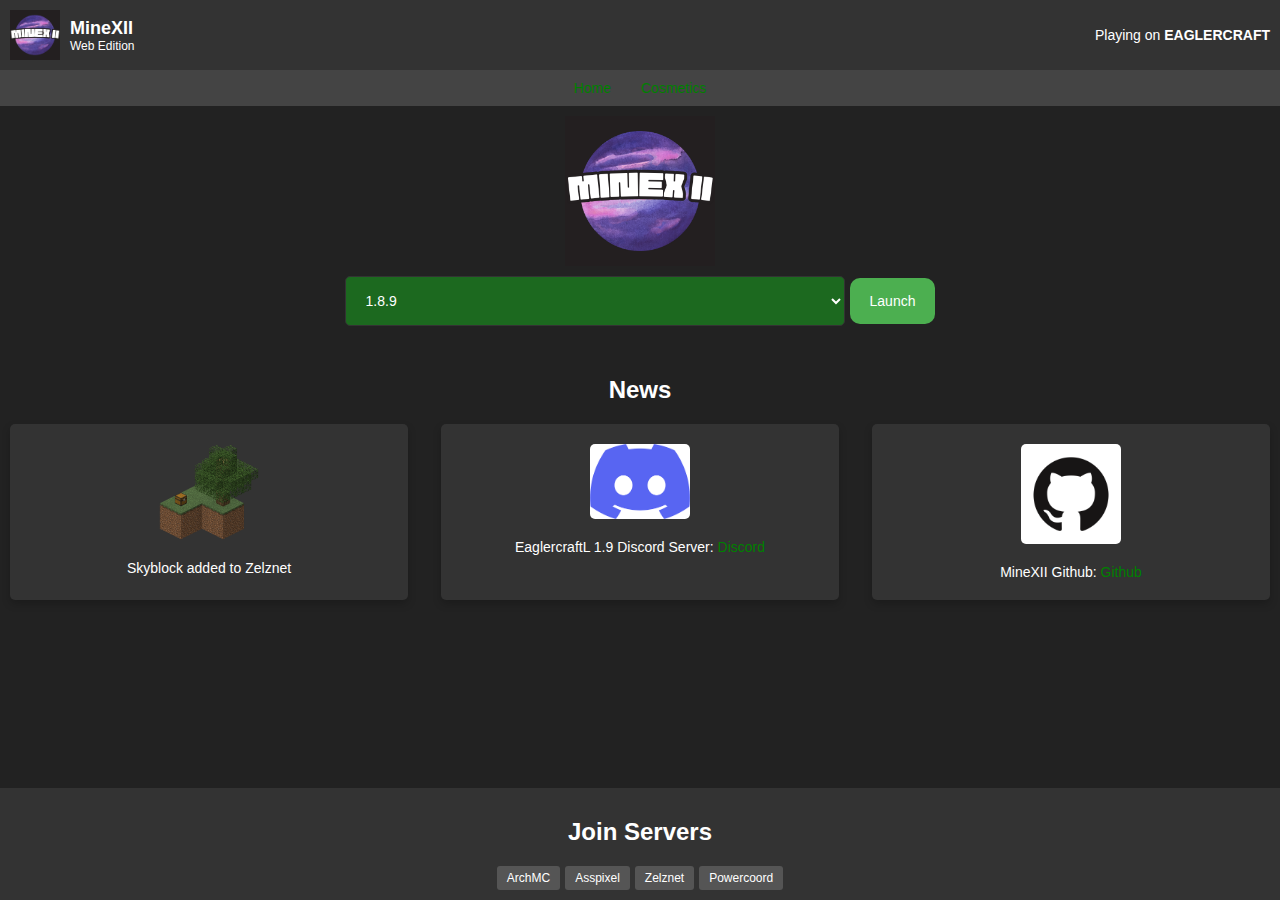
<file: index.html>
<!DOCTYPE html>
<html lang="en">

<head>
  <meta charset="UTF-8">
  <meta name="viewport" content="width=device-width, initial-scale=1.0">
  <title>MineXII</title>
  <!-- Here until i figure this out -->
<style>body {
  font-family: Arial, sans-serif;
  background-color: #222;
  color: white;
  margin: 0;
  padding: 0;
  display: flex;
  justify-content: center;
  align-items: center;
  height: 100vh;
}

.container {
  display: flex;
  flex-direction: column;
  min-height: 100vh;
  width: 100%;
  max-width: 100%;
}

.header {
  display: flex;
  justify-content: space-between;
  align-items: center;
  padding: 10px;
  background-color: #333;
  flex-shrink: 0;
}

.client-info {
  display: flex;
  align-items: center;
}

.app-icon {
  width: 50px;
  height: 50px;
  margin-right: 10px;
}

.text-info {
  display: flex;
  flex-direction: column;
}

.logo {
  font-weight: bold;
  font-size: 18px;
}

.online-count {
  font-size: 12px;
}

.user-info {
  display: flex;
  align-items: center;
}

.username {
  font-size: 14px;
}

.nav-bar {
  display: flex;
  justify-content: center;
  background-color: #444;
  padding: 5px 0;
}

.nav-link {
  color: white;
  text-decoration: none;
  padding: 5px 10px;
  margin: 0 5px;
  border-radius: 3px;
  font-size: 14px;
  transition: background-color 0.3s;
}

.nav-link:hover {
  background-color: #555;
}

.main-content {
  display: flex;
  flex-direction: column;
  align-items: center;
  flex: 1;
  padding: 10px;
  width: 100%;
  box-sizing: border-box;
  overflow: auto;
}

.launch-section {
  display: flex;
  flex-direction: column;
  align-items: center;
  margin-bottom: 10px;
}

.space-image {
  width: 150px;
  height: auto;
  margin-bottom: 10px;
}

.launch-controls {
  display: flex;
  gap: 5px;
  align-items: center;
}

.version-select {
  padding: 15px 16px; /* Increase padding for larger size */
  font-size: 14px; /* Increase font size */
  background-color: #1c691f;
  color: white;
  border: 1px solid #333;
  border-radius: 5px;
  width: 500px; /* Adjust width as needed */
  cursor: pointer;
  transition: background-color 0.3s, box-shadow 0.3s;
}

.version-select:hover {
  background-color: #45a049;
  box-shadow: 0 4px 8px rgba(0, 0, 0, 0.2);
}

.version-select:focus {
  outline: none;
  box-shadow: 0 0 0 3px rgba(76, 175, 80, 0.6);
}

.version-select option {
  background-color: #444;
  color: white;
}

.launch-button {
  padding: 15px 20px;
  font-size: 14px;
  background-color: #4CAF50;
  border: none;
  border-radius: 10px;
  color: white;
  cursor: pointer;
}

.launch-button:hover {
  background-color: #45a049;
}

.feature-highlights {
  width: 100%;
  margin-top: 20px;
  text-align: center;
}

.highlight-container {
  display: flex;
  justify-content: space-between;
  gap: 20px;
  flex-wrap: wrap;
}

.highlight {
  background-color: #333;
  border-radius: 5px;
  padding: 20px;
  width: calc(30% - 20px);
  box-shadow: 0 4px 8px rgba(0, 0, 0, 0.2);
  display: flex;
  flex-direction: column;
  align-items: center;
  text-align: center;
  transition: transform 0.3s, box-shadow 0.3s;
}

.highlight:hover {
  transform: translateY(-5px);
  box-shadow: 0 8px 16px rgba(0, 0, 0, 0.3);
}

.highlight-image {
  width: 100px;
  height: auto;
  border-radius: 5px;
  margin-bottom: 10px;
}

.highlight-description {
  font-size: 14px;
  margin: 10px 0 0;
}

/* Responsive Adjustments */
@media (max-width: 768px) {
  .highlight {
    width: 100%;
    margin-bottom: 20px;
  }
}


.join-servers {
  background-color: #333;
  padding: 10px;
  text-align: center;
}

.servers {
  display: flex;
  gap: 5px;
  justify-content: center;
}

.server-button {
  padding: 5px 10px;
  background-color: #555;
  border: none;
  border-radius: 3px;
  color: white;
  cursor: pointer;
  font-size: 12px;
}

.server-button:hover {
  background-color: #666;
}

.skin-container {
  display: grid;
  grid-template-columns: repeat(3, 1fr);
  gap: 10px;
  overflow-y: auto;
  scrollbar-width: thin;
  scrollbar-color: #007bff #f0f0f0;
}

.skin-viewer-image {
  width: 100%;
  height: auto;
  border: 1px solid #ddd;
  border-radius: 5px;
}

.download-btn {
  display: block;
  margin-top: 10px;
  text-align: center;
  background-color: #007bff;
  color: #fff;
  padding: 8px 16px;
  border: none;
  border-radius: 4px;
  cursor: pointer;
  text-decoration: none;
}

.download-btn:hover {
  background-color: #0056b3;
}

/* Responsive Adjustments */
@media (max-width: 768px) {
  .highlight-container {
    flex-direction: column;
    align-items: center;
  }

  .highlight {
    width: 100%;
    margin-bottom: 10px;
  }
}

a:link {
  color: green;
  background-color: transparent;
  text-decoration: none;
}

a:visited {
  color: rgb(0, 248, 0);
  background-color: transparent;
  text-decoration: none;
}

a:hover {
  color: red;
  background-color: transparent;
  text-decoration: underline;
}

a:active {
  color: yellow;
  background-color: transparent;
  text-decoration: underline;
}</style>
</head>

<body>
  <div class="container">
    <header class="header">
      <div class="client-info">
        <img src="images/title.png" alt="App Icon" class="app-icon">
        <div class="text-info">
          <span class="logo">MineXII</span>
          <span class="online-count">Web Edition</span>
        </div>
      </div>
      <div class="user-info">
        <span class="username">Playing on <strong>EAGLERCRAFT</strong></span>
      </div>
    </header>

    <nav class="nav-bar">
      <a href="index.html" class="nav-link">Home</a>
      <a href="cosmetics.html" class="nav-link">Cosmetics</a>
    </nav>

    <main class="main-content">
      <div class="launch-section">
        <img src="images/title.png" alt="Space Image" class="space-image">
        <div class="launch-controls">
          <select id="versionSelect" class="version-select">
            <option value="1.8.9">1.8.9</option>
            <option value="1.12.2">Eaglerforge</option>
            <option value="1.16.5">1.9 Snapshot 0.5.0</option>
          </select>
          <button id="launchButton" class="launch-button">Launch</button>
        </div>
      </div>

      <div class="feature-highlights">
        <h2>News</h2>
        <div class="highlight-container">
          <div class="highlight">
            <img src="images/feature1.png" alt="Feature 1" class="highlight-image">
            <p class="highlight-description">Skyblock added to Zelznet</p>
          </div>
          <div class="highlight">
            <img src="images/feature2.png" alt="Feature 2" class="highlight-image">
            <p class="highlight-description">EaglercraftL 1.9 Discord Server: <a href="https://discord.gg/eSgHmBQGpQ">Discord</a></p>
          </div>
          <div class="highlight">
            <img src="images/feature3.png" alt="Feature 2" class="highlight-image">
            <p class="highlight-description">MineXII Github: <a href="https://github.com/SpeedSlicer/MineXII/">Github</a></p>
          </div>
        </div>
      </div>

    </main>

    <footer class="join-servers">
      <h2>Join Servers</h2>
      <div class="servers">
        <button class="server-button" onclick="joinServer('ArchMC')">ArchMC</button>
        <button class="server-button" onclick="joinServer('Asspixel')">Asspixel</button>
        <button class="server-button" onclick="joinServer('Zelznet')">Zelznet</button>
        <button class="server-button" onclick="joinServer('Fake server')">Powercoord</button>
      </div>
    </footer>
  </div>

  <script src="scripts.js"></script>
</body>

</html>
</file>
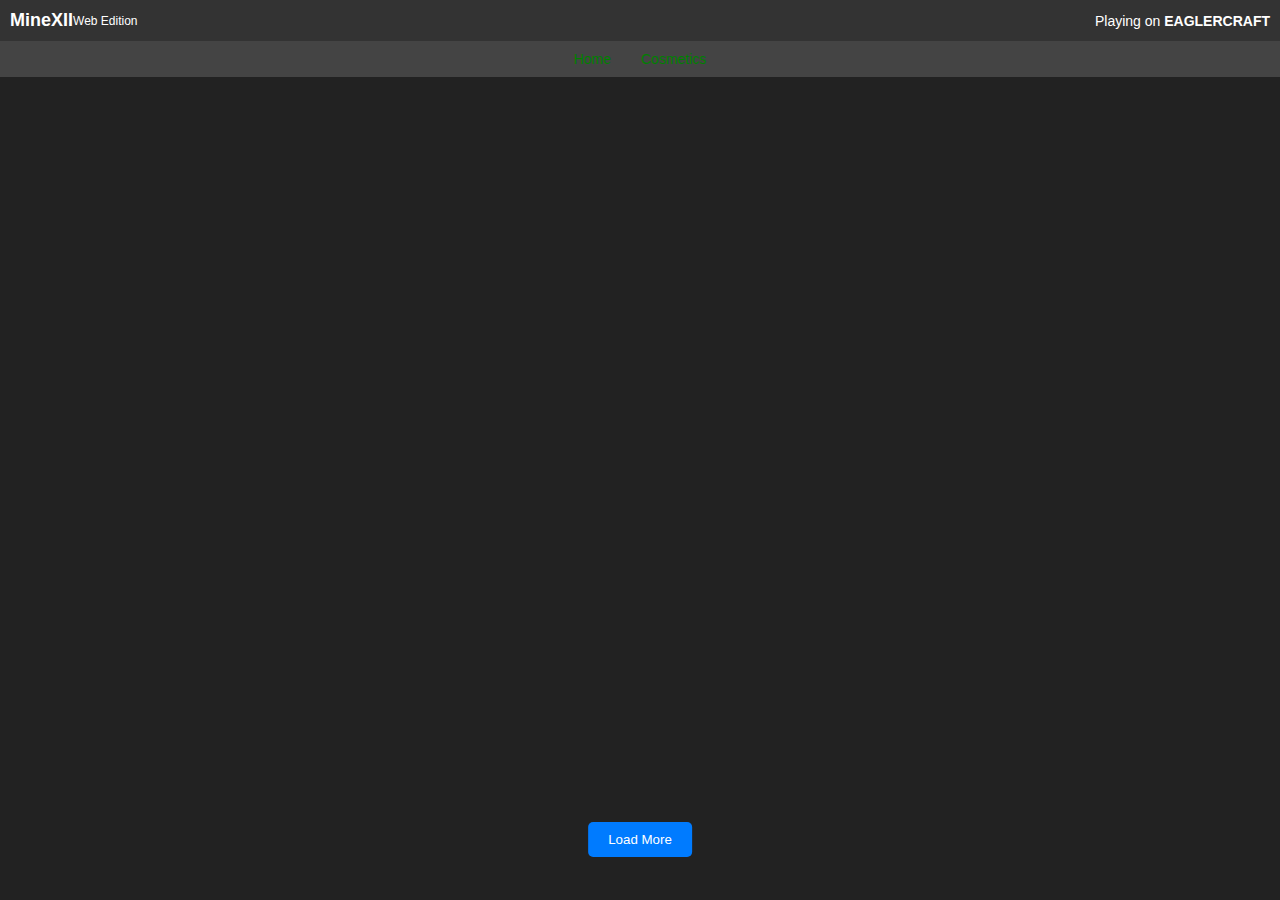
<file: cosmetics.html>
<!DOCTYPE html>
<html lang="en">

<head>
  <meta charset="UTF-8">
  <meta name="viewport" content="width=device-width, initial-scale=1.0">
  <title>MineXII</title>
  <link rel="stylesheet" href="styles.css">
  <style>
    /* Additional styling can be added here */
    .skin-viewer {
      margin-bottom: 20px;
      text-align: center;
    }

    .skin-viewer img {
      width: 150px; /* Adjust size as needed */
      height: auto;
      border-radius: 5px;
      margin-bottom: 10px;
    }

    .download-btn {
      display: block;
      margin-top: 5px;
      text-decoration: none;
      background-color: #4CAF50;
      color: white;
      padding: 10px 20px;
      border-radius: 5px;
      transition: background-color 0.3s;
    }

    .download-btn:hover {
      background-color: #45a049;
    }

    .load-more-btn {
      display: block;
      margin: 20px auto;
      padding: 10px 20px;
      background-color: #007bff;
      color: white;
      border: none;
      border-radius: 5px;
      cursor: pointer;
      transition: background-color 0.3s;
    }

    .load-more-btn:hover {
      background-color: #0056b3;
    }

    .main-content {
      min-height: 500px; /* Adjust height as needed */
      position: relative;
    }

    .load-more-btn-container {
      position: absolute;
      bottom: 20px;
      left: 50%;
      transform: translateX(-50%);
    }
  </style>
</head>

<body>
  <div class="container">
    <header class="header">
      <div class="client-info">
        <span class="logo">MineXII</span>
        <span class="online-count">Web Edition</span>
      </div>
      <div class="user-info">
        <span class="username">Playing on <strong>EAGLERCRAFT</strong></span>
      </div>
    </header>

    <nav class="nav-bar">
      <a href="index.html" class="nav-link">Home</a>
      <a href="cosmetics.html" class="nav-link">Cosmetics</a>
    </nav>

    <main class="main-content">
      <div class="skin-container">
        <!-- Initial set of skins (3) will be dynamically loaded here -->
      </div>
      <div class="load-more-btn-container">
        <button class="load-more-btn" id="loadMoreBtn">Load More</button>
      </div>
    </main>

  </div>

  <script src="scripts.js"></script>
  <script>
   document.addEventListener('DOMContentLoaded', function () {
  const container = document.querySelector('.skin-container');
  const loadMoreBtn = document.getElementById('loadMoreBtn');
  let currentLoadIndex = 0;
  const batchSize = 3; // Number of skins to load at once
  let loadingMore = false; // Flag to prevent multiple simultaneous loading

  async function loadSkins(usernames) {
    for (let i = 0; i < batchSize && currentLoadIndex < usernames.length; i++) {
      const username = usernames[currentLoadIndex];
      try {
        const response = await fetch(`https://mineskin.eu/armor/body/${username.trim()}/100.png`);
        if (response.ok) {
          const imageUrl = response.url;

          // Create the skin viewer container
          const skinViewer = document.createElement('div');
          skinViewer.classList.add('skin-viewer');

          // Create the skin image
          const img = document.createElement('img');
          img.src = imageUrl;
          img.alt = `${username}'s skin`;
          img.classList.add('skin-viewer-image');
          skinViewer.appendChild(img);

          // Create the download button
          const downloadBtn = document.createElement('a');
          downloadBtn.href = `https://mineskin.eu/download/${username}`;
          downloadBtn.textContent = 'Download Skin';
          downloadBtn.classList.add('download-btn');
          skinViewer.appendChild(downloadBtn);

          // Append the skin viewer to the container
          container.appendChild(skinViewer);
        } else {
          console.error(`Failed to fetch skin for ${username}`);
        }
      } catch (error) {
        console.error(`Error fetching skin for ${username}:`, error);
      }
      currentLoadIndex++;
    }
  }

  async function fetchUsernames() {
    try {
      const response = await fetch('resources/names.txt');
      const usernames = (await response.text()).trim().split('\n');
      return usernames;
    } catch (error) {
      console.error('Error fetching usernames:', error);
      return [];
    }
  }

  async function handleScroll() {
    const containerHeight = container.clientHeight;
    const scrollTop = container.scrollTop;
    const scrollHeight = container.scrollHeight;
    const bottomOffset = 20; // Offset from bottom to trigger loading more

    if (!loadingMore && scrollTop + containerHeight >= scrollHeight - bottomOffset) {
      loadingMore = true;
      const usernames = await fetchUsernames();
      await loadSkins(usernames);
      loadingMore = false;
    }
  }

  container.addEventListener('scroll', handleScroll);

  // Initial load of 3 skins
  fetchUsernames().then(usernames => {
    loadSkins(usernames.slice(0, batchSize)); // Load initial 3 skins
  });
});



  </script>
</body>

</html>
</file>
<file: styles.css>
/* styles.css */

body {
  font-family: Arial, sans-serif;
  background-color: #222;
  color: white;
  margin: 0;
  padding: 0;
  display: flex;
  justify-content: center;
  align-items: center;
  height: 100vh;
}

.container {
  display: flex;
  flex-direction: column;
  min-height: 100vh;
  width: 100%;
  max-width: 100%;
}

.header {
  display: flex;
  justify-content: space-between;
  align-items: center;
  padding: 10px;
  background-color: #333;
  flex-shrink: 0;
}

.client-info {
  display: flex;
  align-items: center;
}

.logo {
  font-weight: bold;
  font-size: 18px;
}

.online-count {
  font-size: 12px;
}

.user-info {
  display: flex;
  align-items: center;
}

.username {
  font-size: 14px;
}

.nav-bar {
  display: flex;
  justify-content: center;
  background-color: #444;
  padding: 5px 0;
}

.nav-link {
  color: white;
  text-decoration: none;
  padding: 5px 10px;
  margin: 0 5px;
  border-radius: 3px;
  font-size: 14px;
  transition: background-color 0.3s;
}

.nav-link:hover {
  background-color: #555;
}

.main-content {
  display: flex;
  flex-direction: column;
  align-items: center;
  flex: 1;
  padding: 10px;
  width: 100%;
  box-sizing: border-box;
  overflow-y: auto; /* Ensure content is scrollable */
  position: relative; /* Ensure relative positioning for absolute elements */
  max-height: calc(100vh - 80px); /* Adjust based on your header height */
}



.skin-container {
  display: grid;
  grid-template-columns: repeat(3, 1fr);
  gap: 10px;
  overflow-y: auto;
  scrollbar-width: thin;
  scrollbar-color: #007bff #f0f0f0;
}

.skin-viewer-image {
  width: 100%;
  height: auto;
  border: 1px solid #ddd;
  border-radius: 5px;
}

.download-btn {
  display: block;
  margin-top: 10px;
  text-align: center;
  background-color: #007bff;
  color: #fff;
  padding: 8px 16px;
  border: none;
  border-radius: 4px;
  cursor: pointer;
  text-decoration: none;
}

.download-btn:hover {
  background-color: #0056b3;
}

/* Responsive Adjustments */
@media (max-width: 768px) {
  .highlight-container {
    flex-direction: column;
    align-items: center;
  }

  .highlight {
    width: 100%;
    margin-bottom: 10px;
  }
}

a:link {
  color: green;
  background-color: transparent;
  text-decoration: none;
}

a:visited {
  color: rgb(0, 248, 0);
  background-color: transparent;
  text-decoration: none;
}

a:hover {
  color: red;
  background-color: transparent;
  text-decoration: underline;
}

a:active {
  color: yellow;
  background-color: transparent;
  text-decoration: underline;
}
</file>
